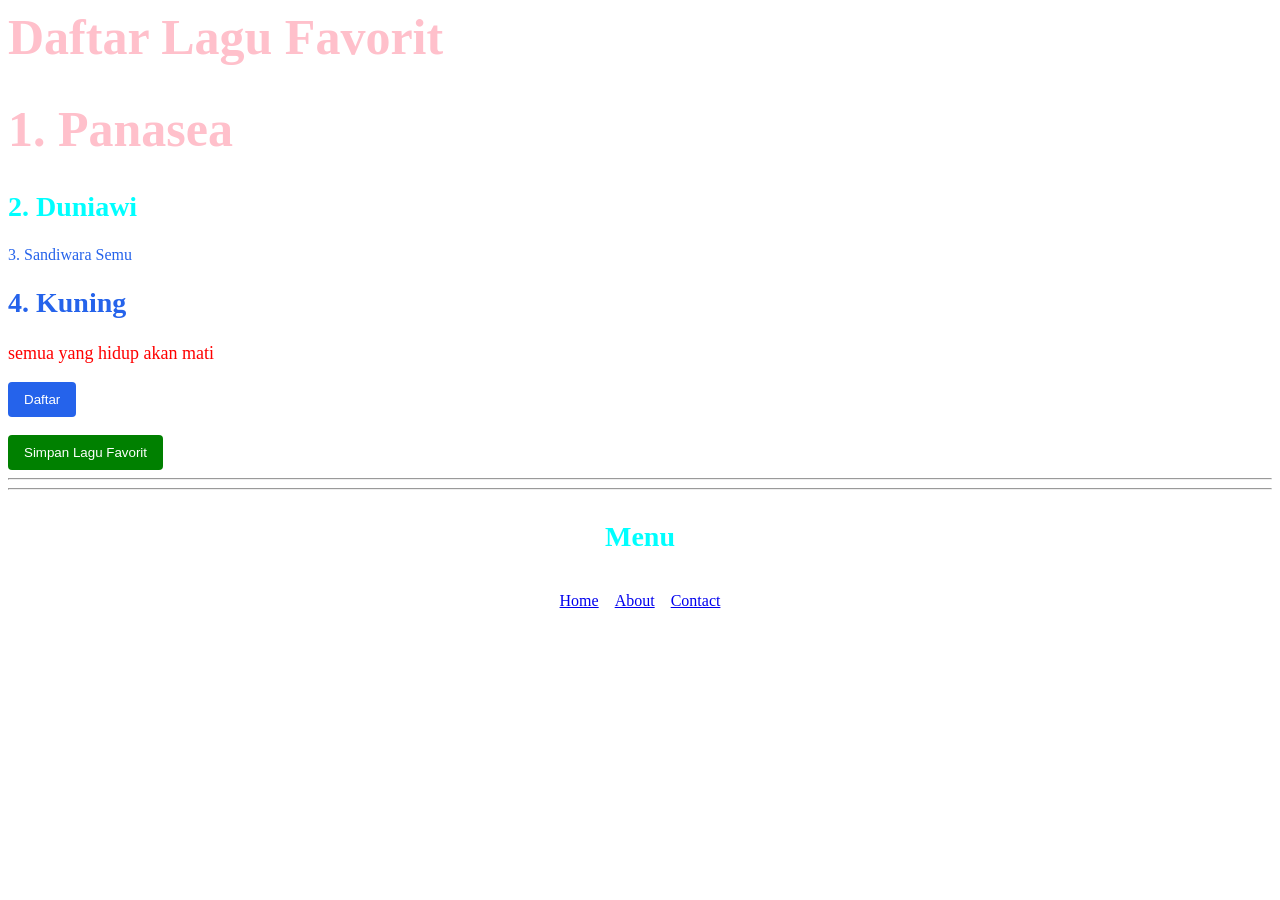
<file: index.html>
<html>
    <head>
        <meta charset="UTF-8">
        <meta name="viewport" content="width=device-width, initial-scale=1.0">
        <link rel="stylesheet" href="style.css">
        <title>my favorite soongs</title>
    </head>
    <body>
        <h1>Daftar Lagu Favorit</h1>
        <h1>1. Panasea</h1>
        <h2>2. Duniawi</h2>
        <p class="judul">3. Sandiwara Semu</p>
        <h2 class="judul">4. Kuning</h2>
        <p style="font-size: 18px; color: red;">semua yang hidup akan mati</p>
        <button>Daftar</button> <br><br>
        <button id="btn-simpan">Simpan Lagu Favorit</button>
        <hr><hr>
        <div class="navbar">
            <h2>Menu</h2>
            <nav>
                <a href="#">Home</a>
                <a href="#">About</a>
                <a href="#">Contact</a>
            </nav>
        </div>
    </body>
</html>
</file>
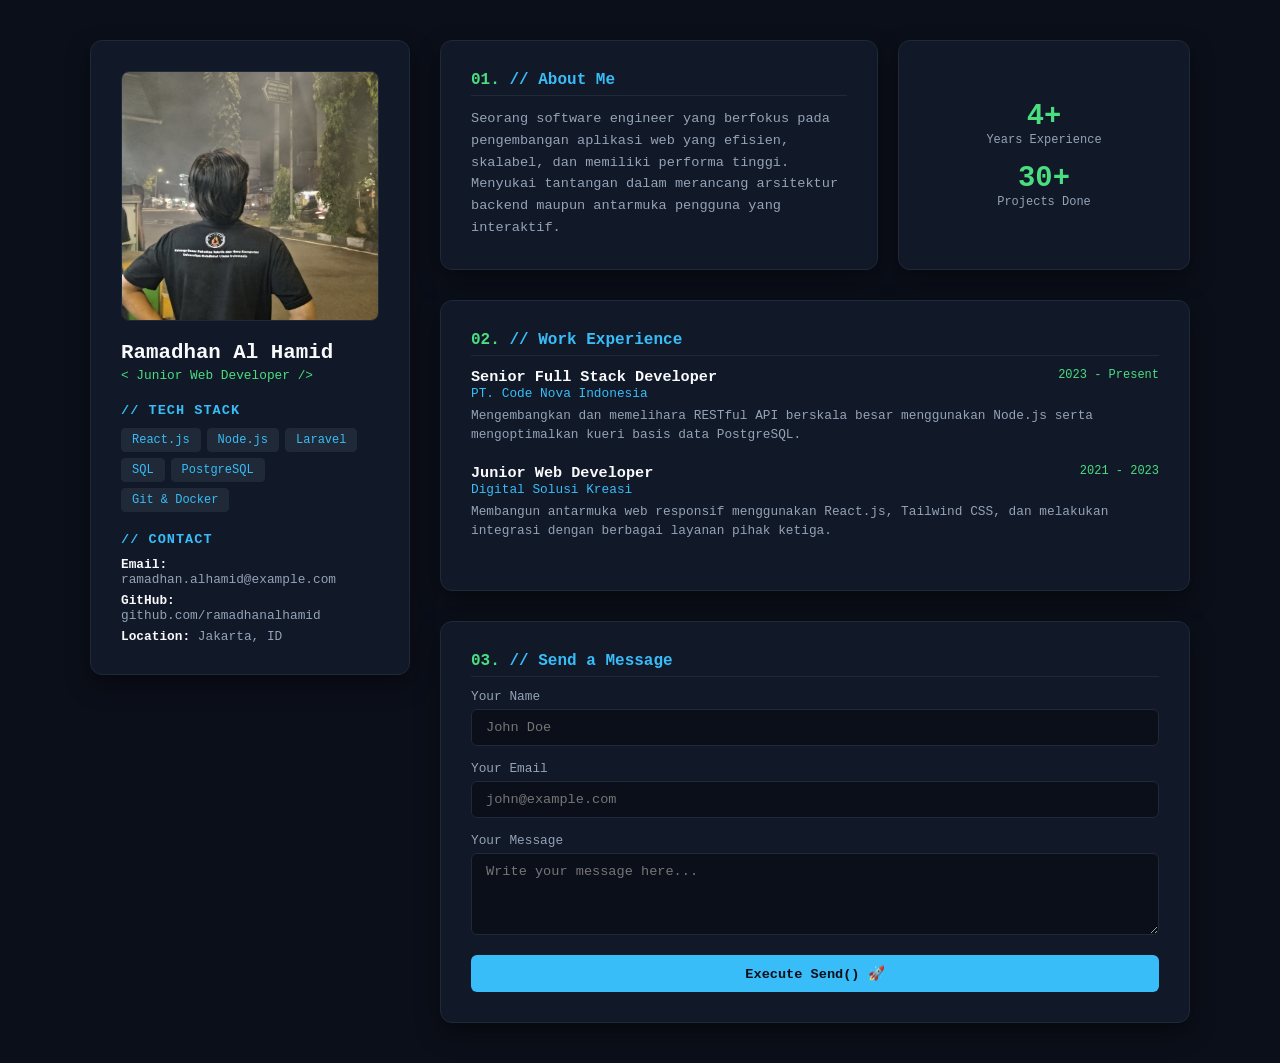
<file: CV.html>
<!DOCTYPE html>
<html lang="id">
<head>
    <meta charset="UTF-8">
    <meta name="viewport" content="width=device-width, initial-scale=1.0">
    <title>Portfolio - Junior Web Developer</title>
    <!-- Menghubungkan file CSS eksternal -->
    <link rel="stylesheet" href="style-cv.css">
</head>
<body>

    <div class="portfolio-container">
        
        <!-- SIDEBAR KIRI (Profil & Tech Stack) -->
        <aside class="sidebar card">
            <div class="profile-img-container">
                <!-- Ganti link gambar di bawah dengan foto profil Anda -->
                <img src="poto.jpg" alt="Profile Photo">
            </div>
            
            <div class="sidebar-content">
                <div class="name-title">
                    <h1>Ramadhan Al Hamid</h1>
                    <p>&lt; Junior Web Developer /&gt;</p>
                </div>

                <div class="sidebar-section">
                    <h3>// Tech Stack</h3>
                    <div class="tech-badges">
                        <span class="badge">React.js</span>
                        <span class="badge">Node.js</span>
                        <span class="badge">Laravel</span>
                        <span class="badge">SQL</span>
                        <span class="badge">PostgreSQL</span>
                        <span class="badge">Git & Docker</span>
                    </div>
                </div>

                <div class="sidebar-section">
                    <h3>// Contact</h3>
                    <ul class="contact-list">
                        <li><strong>Email:</strong> ramadhan.alhamid@example.com</li>
                        <li><strong>GitHub:</strong> github.com/ramadhanalhamid</li>
                        <li><strong>Location:</strong> Jakarta, ID</li>
                    </ul>
                </div>
            </div>
        </aside>

        <!-- KONTEN UTAMA KANAN -->
        <main class="main-content">
            
            <!-- Bento Grid Atas: About & Quick Stats -->
            <div class="grid-2-col">
                <div class="card">
                    <h3 class="section-title"><span>01.</span> // About Me</h3>
                    <p class="section-desc">
                        Seorang software engineer yang berfokus pada pengembangan aplikasi web yang efisien, skalabel, dan memiliki performa tinggi. Menyukai tantangan dalam merancang arsitektur backend maupun antarmuka pengguna yang interaktif.
                    </p>
                </div>

                <div class="card stats-card">
                    <div class="stat-item">
                        <h2>4+</h2>
                        <p>Years Experience</p>
                    </div>
                    <div class="stat-item">
                        <h2>30+</h2>
                        <p>Projects Done</p>
                    </div>
                </div>
            </div>

            <!-- Experience Section -->
            <div class="card">
                <h3 class="section-title"><span>02.</span> // Work Experience</h3>
                
                <div class="exp-item">
                    <div class="exp-header">
                        <h4>Senior Full Stack Developer</h4>
                        <span class="date">2023 - Present</span>
                    </div>
                    <span class="company">PT. Code Nova Indonesia</span>
                    <p>Mengembangkan dan memelihara RESTful API berskala besar menggunakan Node.js serta mengoptimalkan kueri basis data PostgreSQL.</p>
                </div>

                <div class="exp-item">
                    <div class="exp-header">
                        <h4>Junior Web Developer</h4>
                        <span class="date">2021 - 2023</span>
                    </div>
                    <span class="company">Digital Solusi Kreasi</span>
                    <p>Membangun antarmuka web responsif menggunakan React.js, Tailwind CSS, dan melakukan integrasi dengan berbagai layanan pihak ketiga.</p>
                </div>
            </div>

            <!-- Contact Form Section -->
            <div class="card">
                <h3 class="section-title"><span>03.</span> // Send a Message</h3>
                <form>
                    <div class="form-group">
                        <label>Your Name</label>
                        <input type="text" class="form-control" placeholder="John Doe">
                    </div>
                    <div class="form-group">
                        <label>Your Email</label>
                        <input type="email" class="form-control" placeholder="john@example.com">
                    </div>
                    <div class="form-group">
                        <label>Your Message</label>
                        <textarea class="form-control" rows="4" placeholder="Write your message here..."></textarea>
                    </div>
                    <button type="submit" class="btn-submit">Execute Send() 🚀</button>
                </form>
            </div>

        </main>

    </div>

</body>
</html>
</file>
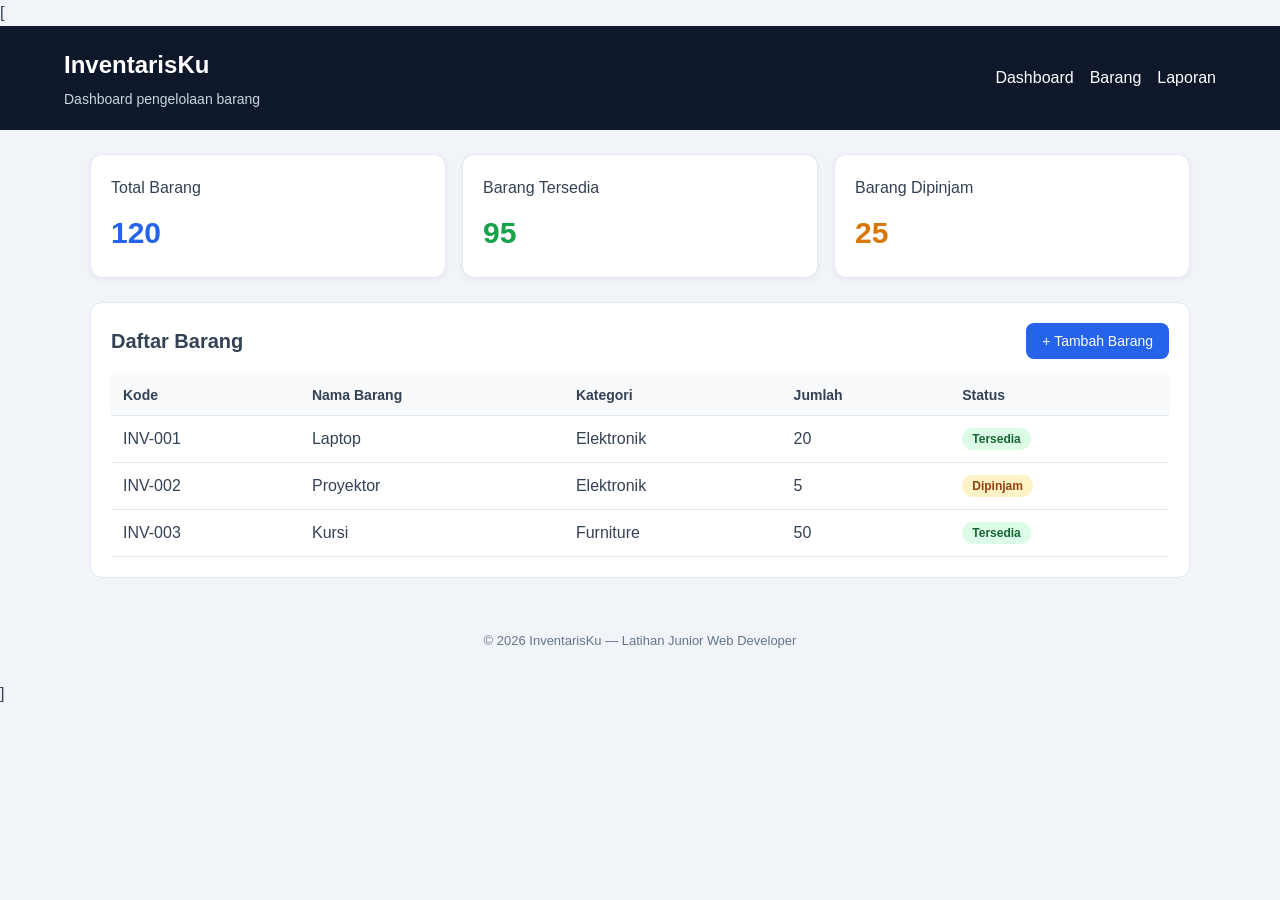
<file: viewport.html>
[    <!DOCTYPE html>
    <html lang="id">
    <head>
    <meta charset="UTF-8">
    <meta name="viewport" content="width=device-width, initial-scale=1.0">

    <title>InventarisKu</title>
    <link rel="stylesheet" href="style-viewport.css">
    </head>
    <body>
    <header class="header">
        <div>
        <h1>InventarisKu</h1>
        <p>Dashboard pengelolaan barang</p>
        </div>

        <nav class="nav-links">
        <a href="#">Dashboard</a>
        <a href="#">Barang</a>
        <a href="#">Laporan</a>
        </nav>
    </header>

    <main class="container">
        <section class="summary">
        <article class="card">
            <h2>Total Barang</h2>
            <p class="number">120</p>
        </article>

        <article class="card">
            <h2>Barang Tersedia</h2>
            <p class="number success">95</p>
        </article>

        <article class="card">
            <h2>Barang Dipinjam</h2>
            <p class="number warning">25</p>
        </article>
        </section>

        <section class="content-section">
        <div class="section-heading">
            <h2>Daftar Barang</h2>
            <button class="btn-primary" type="button">
            + Tambah Barang
            </button>
        </div>

        <div class="table-wrapper">
            <table>
            <thead>
                <tr>
                <th>Kode</th>
                <th>Nama Barang</th>
                <th>Kategori</th>
                <th>Jumlah</th>
                <th>Status</th>
                </tr>
            </thead>

            <tbody>
                <tr>
                <td>INV-001</td>
                <td>Laptop</td>
                <td>Elektronik</td>
                <td>20</td>
                <td><span class="badge tersedia">Tersedia</span></td>
                </tr>

                <tr>
                <td>INV-002</td>
                <td>Proyektor</td>
                <td>Elektronik</td>
                <td>5</td>
                <td><span class="badge dipinjam">Dipinjam</span></td>
                </tr>

                <tr>
                <td>INV-003</td>
                <td>Kursi</td>
                <td>Furniture</td>
                <td>50</td>
                <td><span class="badge tersedia">Tersedia</span></td>
                </tr>
            </tbody>
            </table>
        </div>
        </section>
    </main>

    <footer class="footer">
        <p>&copy; 2026 InventarisKu — Latihan Junior Web Developer</p>
    </footer>
    </body>
    </html>]
</file>
<file: style.css>
h1{
    color: pink;
    font-size: 50px;
}

h2{
    color: aqua;
    font-size: 28px;
}

button{
    background-color: #2563eb;
    color: white;
    padding: 10px 16px;
    border: none;
    border-radius: 4px;
}

button:hover{
    background-color: green;
    color: white;
}

.judul {
    color:#2563eb;
}

#btn-simpan{
    background-color: green;
    color: white;
}

.navbar {
    display: flex;
    flex-direction: column;
    align-items: flex-start;
    justify-content: space-between;
    align-items: center;
    gap: 16px;
}

.navbar nav {
    display: flex;
    gap: 16px;
}
</file>
<file: style-cv.css>
/* Tema Warna Dark Mode Ala Terminal & Editor Kode */
:root {
    --bg-main: #0b0f19;
    --card-bg: #111827;
    --border-color: #1f2937;
    --text-main: #f8fafc;
    --text-muted: #94a3b8;
    --accent-blue: #38bdf8;
    --accent-green: #4ade80;
}

* {
    box-sizing: border-box;
    margin: 0;
    padding: 0;
    font-family: 'Fira Code', 'Courier New', Courier, monospace; /* Font khas coding */
}

body {
    background-color: var(--bg-main);
    color: var(--text-main);
    padding: 40px 20px;
    display: flex;
    justify-content: center;
}

.portfolio-container {
    width: 100%;
    max-width: 1100px;
    display: grid;
    grid-template-columns: 320px 1fr;
    gap: 30px;
}

/* Card Umum */
.card {
    background-color: var(--card-bg);
    border: 1px solid var(--border-color);
    border-radius: 12px;
    padding: 30px;
    box-shadow: 0 10px 25px rgba(0, 0, 0, 0.4);
}

/* --- SIDEBAR KIRI --- */
.sidebar {
    display: flex;
    flex-direction: column;
    gap: 20px;
    height: fit-content;
}

.profile-img-container {
    width: 100%;
    height: 250px;
    border-radius: 8px;
    overflow: hidden;
    border: 1px solid var(--border-color);
}

.profile-img-container img {
    width: 100%;
    height: 100%;
    object-fit: cover;
    filter: grayscale(20%) contrast(110%);
}

.sidebar-content {
    display: flex;
    flex-direction: column;
    gap: 20px;
}

.name-title h1 {
    font-size: 1.3rem;
    color: var(--text-main);
    margin-bottom: 4px;
}

.name-title p {
    font-size: 0.8rem;
    color: var(--accent-green);
}

.sidebar-section h3 {
    font-size: 0.85rem;
    color: var(--accent-blue);
    margin-bottom: 10px;
    text-transform: uppercase;
    letter-spacing: 1px;
}

/* Tech Badges */
.tech-badges {
    display: flex;
    flex-wrap: wrap;
    gap: 6px;
}

.badge {
    background-color: #1f2937;
    border: 1px solid var(--border-color);
    color: var(--accent-blue);
    padding: 4px 10px;
    border-radius: 4px;
    font-size: 0.75rem;
}

.contact-list {
    list-style: none;
    font-size: 0.8rem;
    color: var(--text-muted);
    display: flex;
    flex-direction: column;
    gap: 6px;
}

.contact-list strong {
    color: var(--text-main);
}

/* --- KONTEN UTAMA KANAN --- */
.main-content {
    display: flex;
    flex-direction: column;
    gap: 30px;
}

.grid-2-col {
    display: grid;
    grid-template-columns: 1.5fr 1fr;
    gap: 20px;
}

.section-title {
    font-size: 1rem;
    color: var(--accent-blue);
    margin-bottom: 12px;
    border-bottom: 1px solid var(--border-color);
    padding-bottom: 6px;
}

.section-title span {
    color: var(--accent-green);
}

.section-desc {
    font-size: 0.85rem;
    line-height: 1.6;
    color: var(--text-muted);
}

/* Stats Card */
.stats-card {
    display: flex;
    flex-direction: column;
    justify-content: center;
    gap: 15px;
    text-align: center;
}

.stat-item h2 {
    font-size: 1.8rem;
    color: var(--accent-green);
}

.stat-item p {
    font-size: 0.75rem;
    color: var(--text-muted);
}

/* Experience Item */
.exp-item {
    margin-bottom: 20px;
}

.exp-header {
    display: flex;
    justify-content: space-between;
    align-items: flex-start;
}

.exp-item h4 {
    font-size: 0.95rem;
    color: var(--text-main);
}

.date {
    font-size: 0.75rem;
    color: var(--accent-green);
}

.company {
    display: block;
    font-size: 0.8rem;
    color: var(--accent-blue);
    margin-bottom: 5px;
}

.exp-item p {
    font-size: 0.8rem;
    color: var(--text-muted);
    line-height: 1.5;
}

/* Form Kontak */
.form-group {
    margin-bottom: 15px;
}

.form-group label {
    display: block;
    margin-bottom: 5px;
    font-size: 0.8rem;
    color: var(--text-muted);
}

.form-control {
    width: 100%;
    padding: 10px 14px;
    border: 1px solid var(--border-color);
    border-radius: 6px;
    background-color: var(--bg-main);
    color: var(--text-main);
    font-size: 0.85rem;
}

.form-control:focus {
    outline: none;
    border-color: var(--accent-blue);
}

.btn-submit {
    width: 100%;
    padding: 10px;
    background-color: var(--accent-blue);
    color: #0b0f19;
    font-weight: bold;
    border: none;
    border-radius: 6px;
    cursor: pointer;
    font-size: 0.85rem;
    transition: opacity 0.2s;
}

.btn-submit:hover {
    opacity: 0.9;
}

/* Responsif untuk Layar Kecil / HP */
@media (max-width: 900px) {
    .portfolio-container {
        grid-template-columns: 1fr;
    }
    .grid-2-col {
        grid-template-columns: 1fr;
    }
}
</file>
<file: style-viewport.css>
/* 1. Pengaturan dasar */
* {
  box-sizing: border-box;
}

body {
  margin: 0;
  font-family: Arial, sans-serif;
  color: #334155;
  background-color: #f1f5f9;
  line-height: 1.6;
}

/* 2. Header dan navigasi */
.header {
  display: flex;
  justify-content: space-between;
  align-items: center;
  gap: 20px;
  padding: 20px 5%;
  color: white;
  background-color: #0f172a;
}

.header h1 {
  margin: 0;
  font-size: 24px;
}

.header p {
  margin: 4px 0 0;
  color: #cbd5e1;
  font-size: 14px;
}

.nav-links {
  display: flex;
  flex-wrap: wrap;
  gap: 16px;
}

.nav-links a {
  color: white;
  text-decoration: none;
}

.nav-links a:hover {
  color: #93c5fd;
}

/* 3. Kontainer utama */
.container {
  width: min(100% - 32px, 1100px);
  margin: 24px auto;
}

/* 4. Kartu ringkasan */
.summary {
  display: grid;
  grid-template-columns: repeat(3, minmax(0, 1fr));
  gap: 16px;
}

.card {
  padding: 20px;
  background-color: white;
  border: 1px solid #e2e8f0;
  border-radius: 12px;
  box-shadow: 0 2px 6px rgb(15 23 42 / 5%);
}

.card h2 {
  margin: 0;
  font-size: 16px;
  font-weight: 500;
}

.number {
  margin: 8px 0 0;
  font-size: 30px;
  font-weight: 700;
  color: #2563eb;
}

.success {
  color: #16a34a;
}

.warning {
  color: #d97706;
}

/* 5. Bagian tabel */
.content-section {
  margin-top: 24px;
  padding: 20px;
  background-color: white;
  border: 1px solid #e2e8f0;
  border-radius: 12px;
}

.section-heading {
  display: flex;
  justify-content: space-between;
  align-items: center;
  gap: 12px;
  margin-bottom: 16px;
}

.section-heading h2 {
  margin: 0;
  font-size: 20px;
}

.btn-primary {
  padding: 10px 16px;
  border: none;
  border-radius: 8px;
  background-color: #2563eb;
  color: white;
  font-size: 14px;
  cursor: pointer;
}

.btn-primary:hover {
  background-color: #1d4ed8;
}

.table-wrapper {
  overflow-x: auto;
}

table {
  width: 100%;
  border-collapse: collapse;
  text-align: left;
}

th,
td {
  padding: 12px;
  border-bottom: 1px solid #e2e8f0;
}

th {
  background-color: #f8fafc;
  font-size: 14px;
}

.badge {
  display: inline-block;
  padding: 4px 10px;
  border-radius: 999px;
  font-size: 12px;
  font-weight: 600;
}

.tersedia {
  background-color: #dcfce7;
  color: #166534;
}

.dipinjam {
  background-color: #fef3c7;
  color: #92400e;
}

/* 6. Footer */
.footer {
  padding: 16px;
  text-align: center;
  color: #64748b;
  font-size: 13px;
}

/* 7. Responsive: tablet */
@media (max-width: 768px) {
  .header {
    align-items: flex-start;
    flex-direction: column;
  }

  .summary {
    grid-template-columns: repeat(2, minmax(0, 1fr));
  }
}

/* 8. Responsive: ponsel */
@media (max-width: 480px) {
  .summary {
    grid-template-columns: 1fr;
  }

  .section-heading {
    align-items: stretch;
    flex-direction: column;
  }

  .btn-primary {
    width: 100%;
  }

  .content-section {
    padding: 12px;
  }

  th,
  td {
    padding: 8px;
    font-size: 13px;
  }
}
</file>
